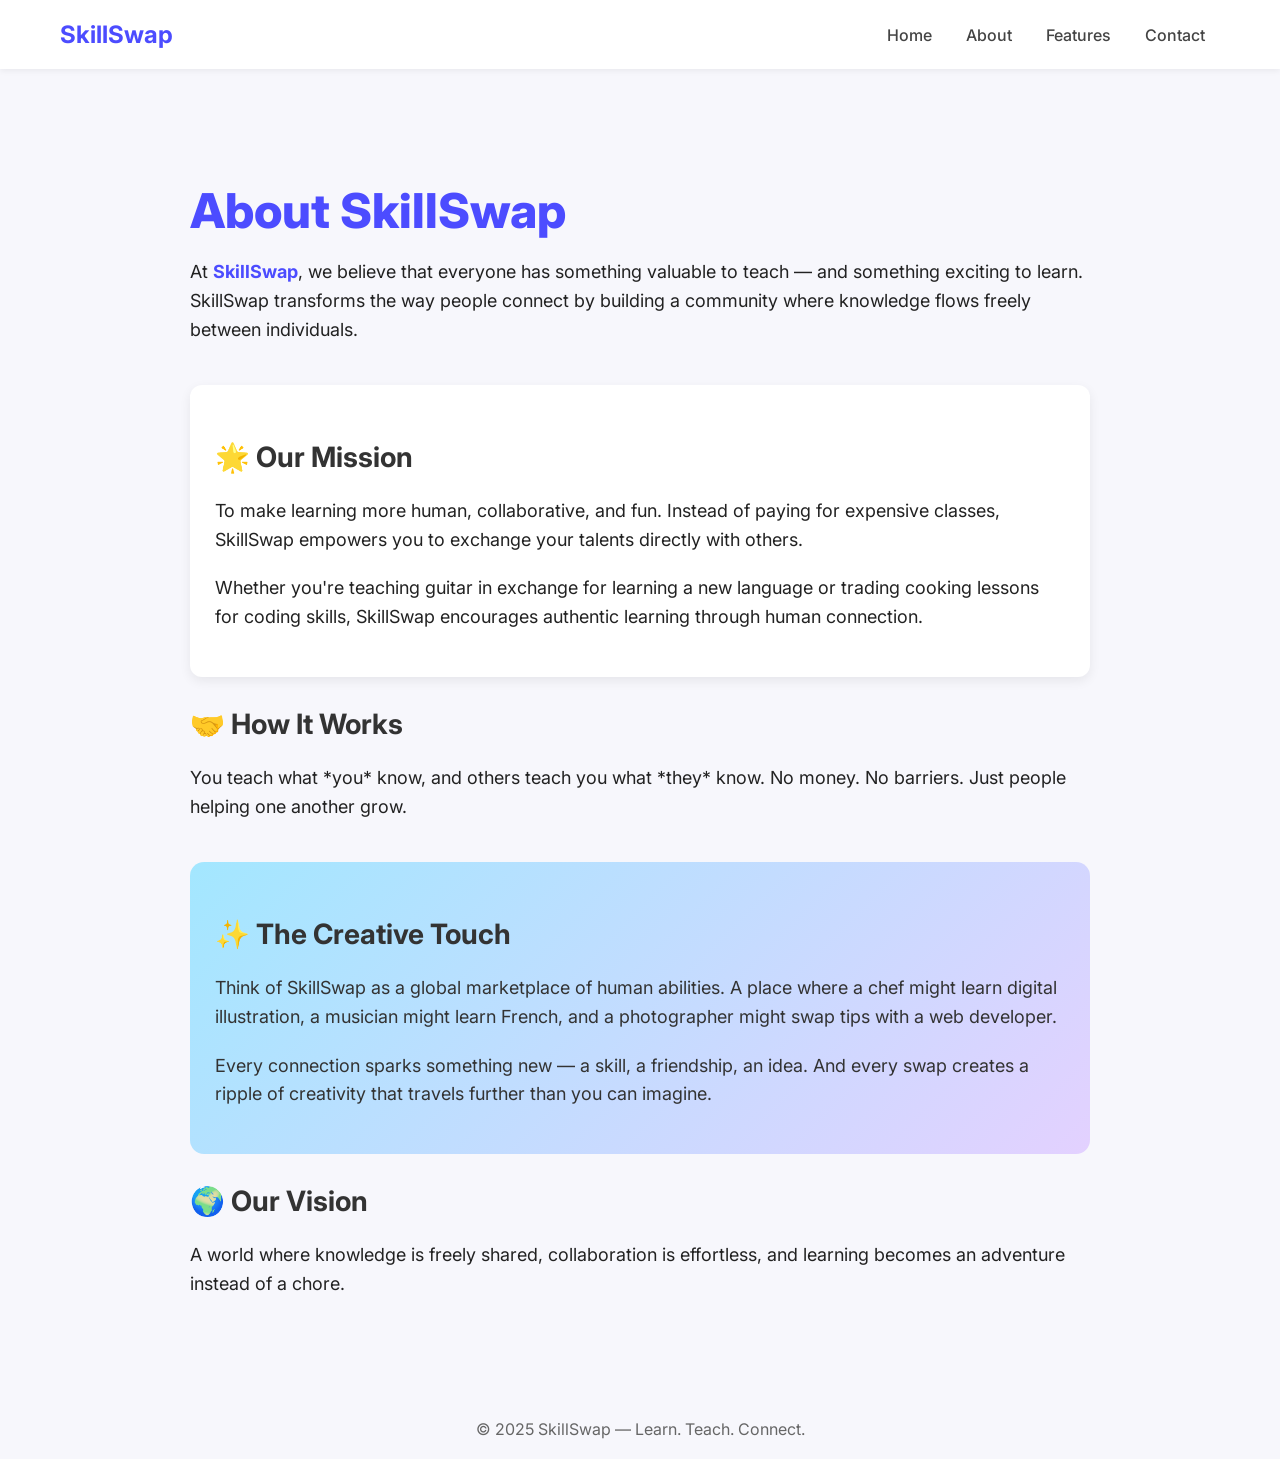
<file: about.html>
<!DOCTYPE html>
<html lang="en">
<head>
    <meta charset="UTF-8" />
    <meta name="viewport" content="width=device-width, initial-scale=1.0" />
    <title>About | SkillSwap</title>
    <link rel="preconnect" href="https://fonts.googleapis.com">
    <link rel="preconnect" href="https://fonts.gstatic.com" crossorigin>
    <link href="https://fonts.googleapis.com/css2?family=Inter:wght@300;400;600;700&display=swap" rel="stylesheet">

    <style>
        body {
            margin: 0;
            font-family: "Inter", sans-serif;
            background: #f7f7fc;
            color: #222;
        }

        header {
            display: flex;
            align-items: center;
            justify-content: space-between;
            padding: 20px 60px;
            background: white;
            box-shadow: 0 2px 6px rgba(0,0,0,0.06);
            position: sticky;
            top: 0;
            z-index: 100;
        }

        header .logo {
            display: flex;
            align-items: center;
            font-size: 24px;
            font-weight: 700;
            color: #4c4cff;
        }

        header nav a {
            margin: 0 15px;
            text-decoration: none;
            font-weight: 500;
            color: #444;
        }

        header nav a:hover {
            color: #4c4cff;
        }

        .container {
            max-width: 900px;
            margin: 60px auto;
            padding: 20px;
        }

        h1 {
            font-size: 48px;
            font-weight: 800;
            margin-bottom: 10px;
            color: #4c4cff;
        }

        h2 {
            margin-top: 30px;
            font-size: 28px;
            color: #333;
        }

        p {
            line-height: 1.6;
            font-size: 18px;
            margin-bottom: 20px;
        }

        .highlight {
            font-weight: 700;
            color: #4c4cff;
        }

        .mission-box {
            background: white;
            padding: 25px;
            border-radius: 12px;
            box-shadow: 0 4px 12px rgba(0,0,0,0.07);
            margin-top: 40px;
        }

        .creative-box {
            background: linear-gradient(135deg, #a3e7ff, #e3d1ff);
            padding: 25px;
            border-radius: 14px;
            margin-top: 40px;
            color: #333;
        }

        footer {
            margin-top: 60px;
            padding: 20px;
            text-align: center;
            color: #666;
        }
    </style>
</head>

<body>
    <header>
        <div class="logo">SkillSwap</div>
        <nav>
            <a href="index.html">Home</a>
            <a href="about.html">About</a>
            <a href="#">Features</a>
            <a href="#">Contact</a>
        </nav>
    </header>

    <div class="container">
        <h1>About SkillSwap</h1>
        <p>
            At <span class="highlight">SkillSwap</span>, we believe that everyone has something valuable to teach — and something exciting to learn.  
            SkillSwap transforms the way people connect by building a community where knowledge flows freely between individuals.  
        </p>

        <div class="mission-box">
            <h2>🌟 Our Mission</h2>
            <p>
                To make learning more human, collaborative, and fun.  
                Instead of paying for expensive classes, SkillSwap empowers you to exchange your talents directly with others.
            </p>
            <p>
                Whether you're teaching guitar in exchange for learning a new language or trading cooking lessons for coding skills, SkillSwap encourages authentic learning through human connection.
            </p>
        </div>

        <h2>🤝 How It Works</h2>
        <p>
            You teach what *you* know, and others teach you what *they* know.  
            No money. No barriers. Just people helping one another grow.
        </p>

        <div class="creative-box">
            <h2>✨ The Creative Touch</h2>
            <p>
                Think of SkillSwap as a global marketplace of human abilities.  
                A place where a chef might learn digital illustration, a musician might learn French, and a photographer might swap tips with a web developer.
            </p>
            <p>
                Every connection sparks something new — a skill, a friendship, an idea.  
                And every swap creates a ripple of creativity that travels further than you can imagine.
            </p>
        </div>

        <h2>🌍 Our Vision</h2>
        <p>
            A world where knowledge is freely shared, collaboration is effortless, and learning becomes an adventure instead of a chore.
        </p>
    </div>

    <footer>
        © 2025 SkillSwap — Learn. Teach. Connect.
    </footer>

</body>
</html>
</file>
